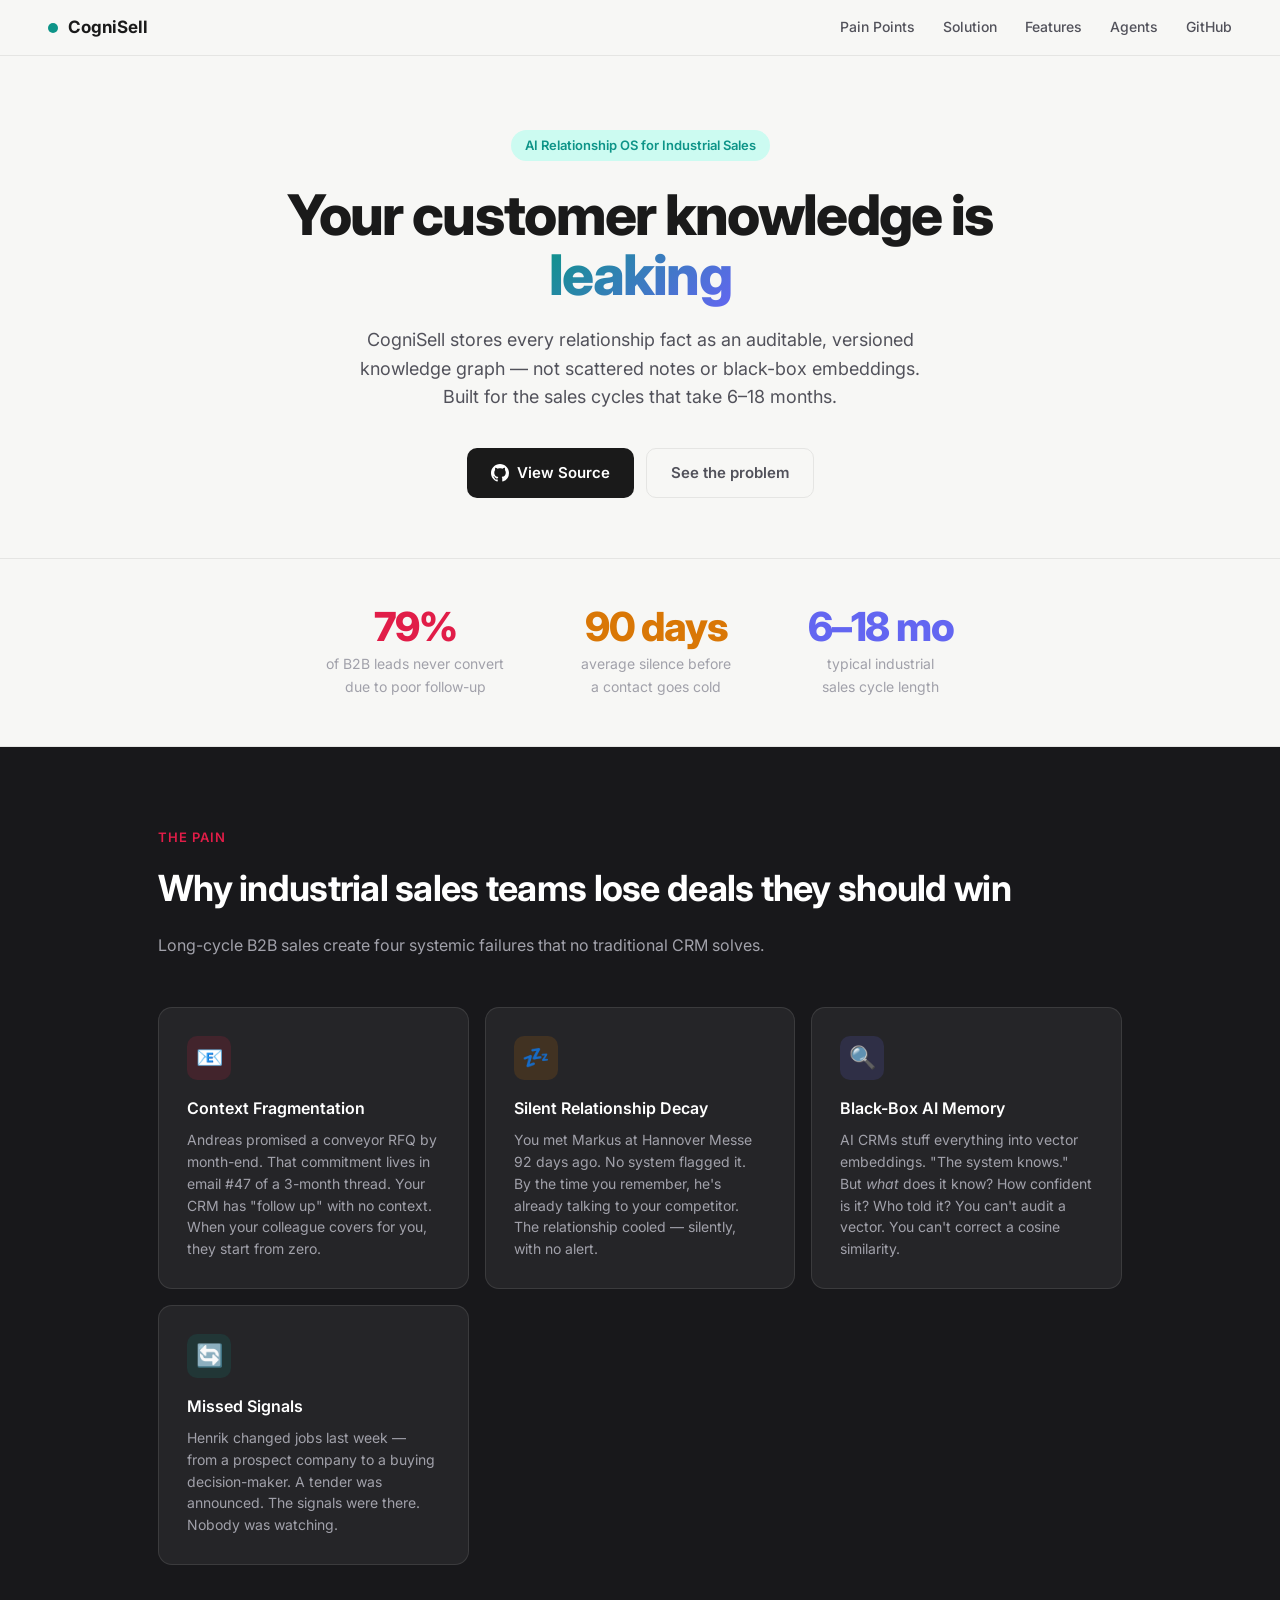
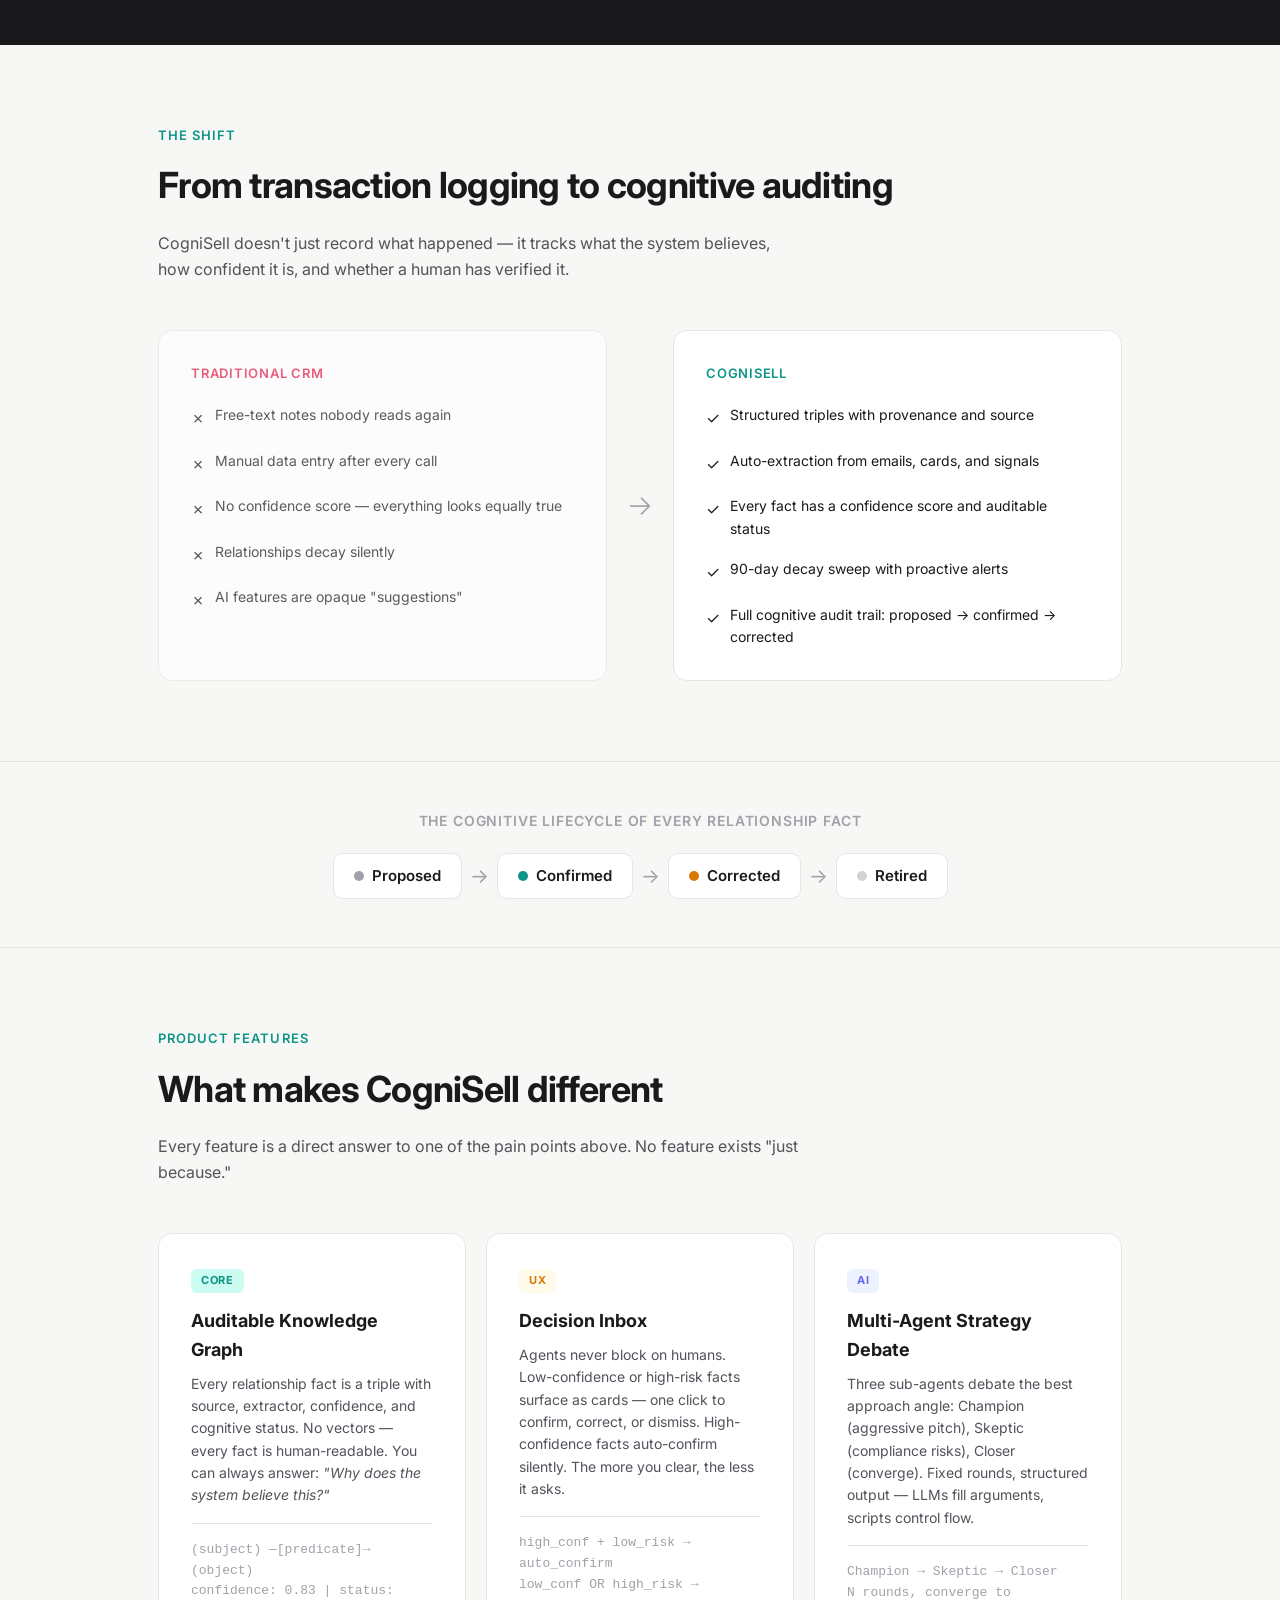
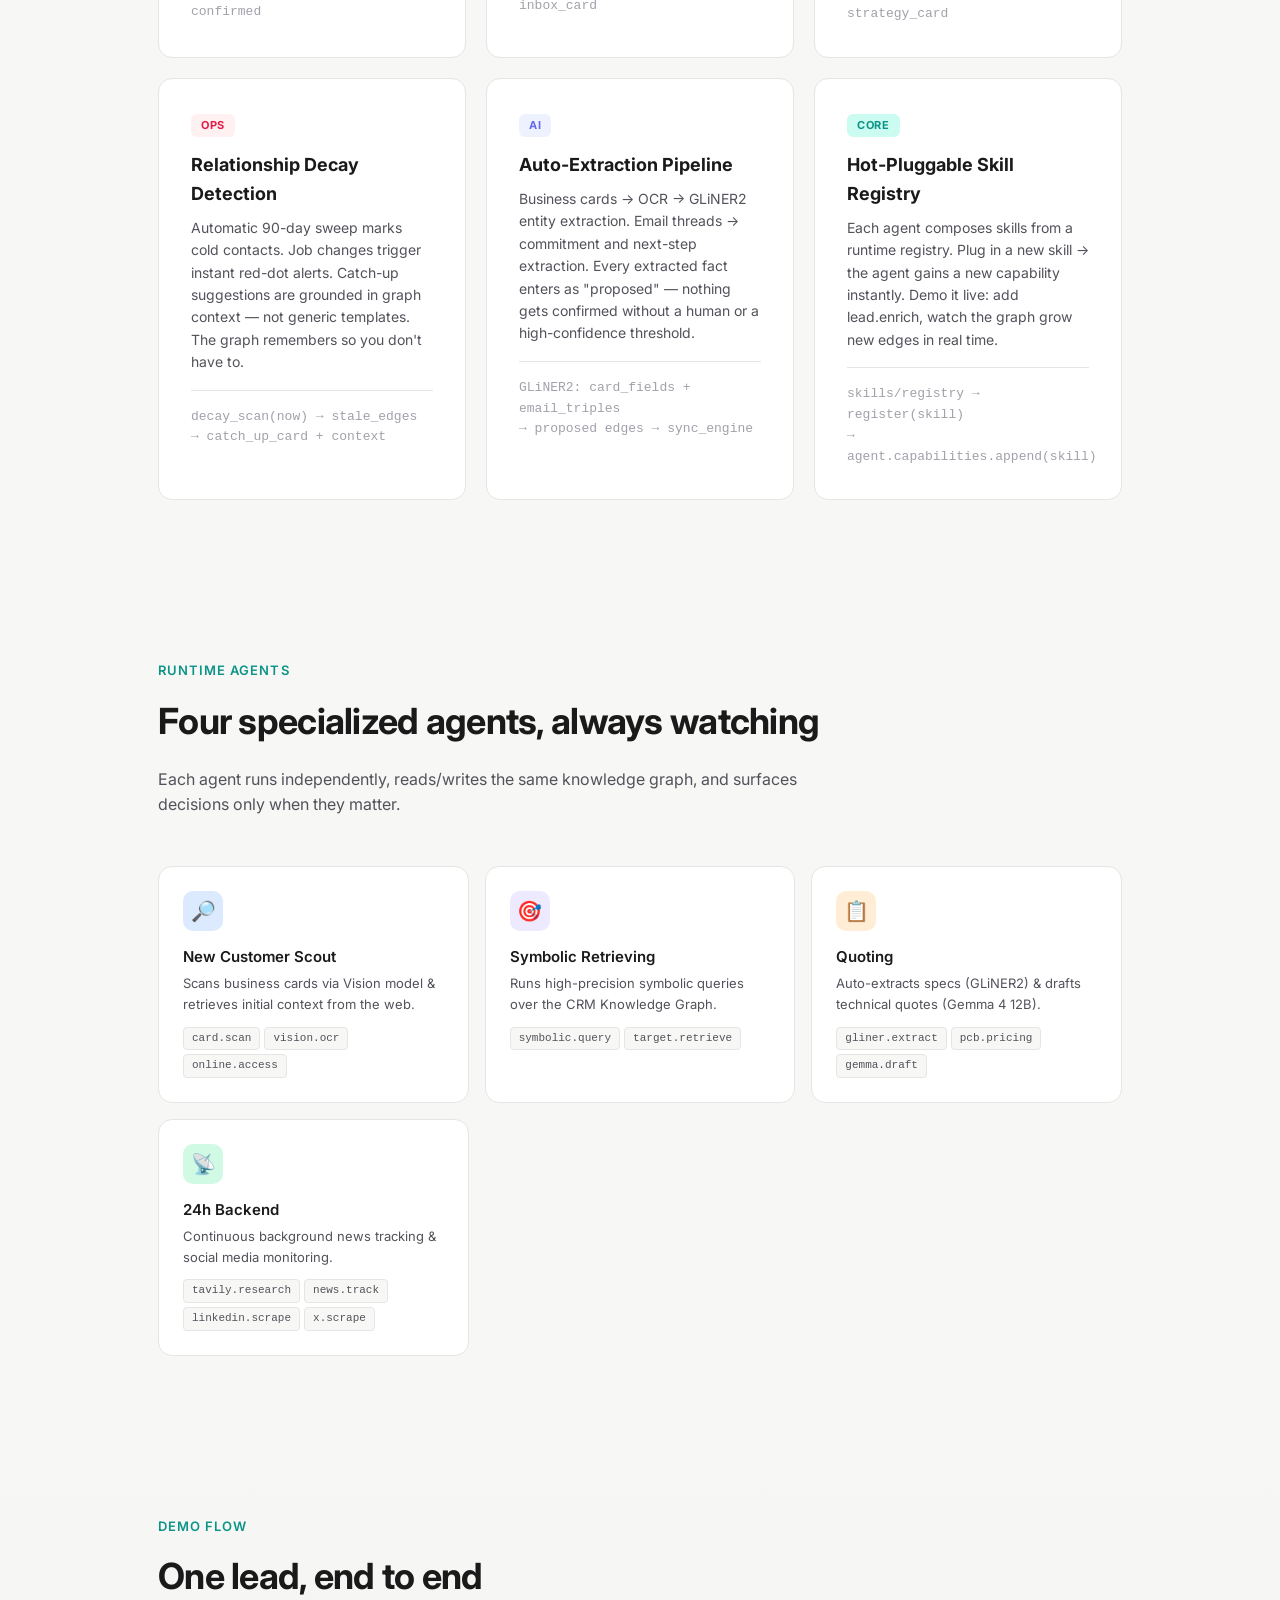
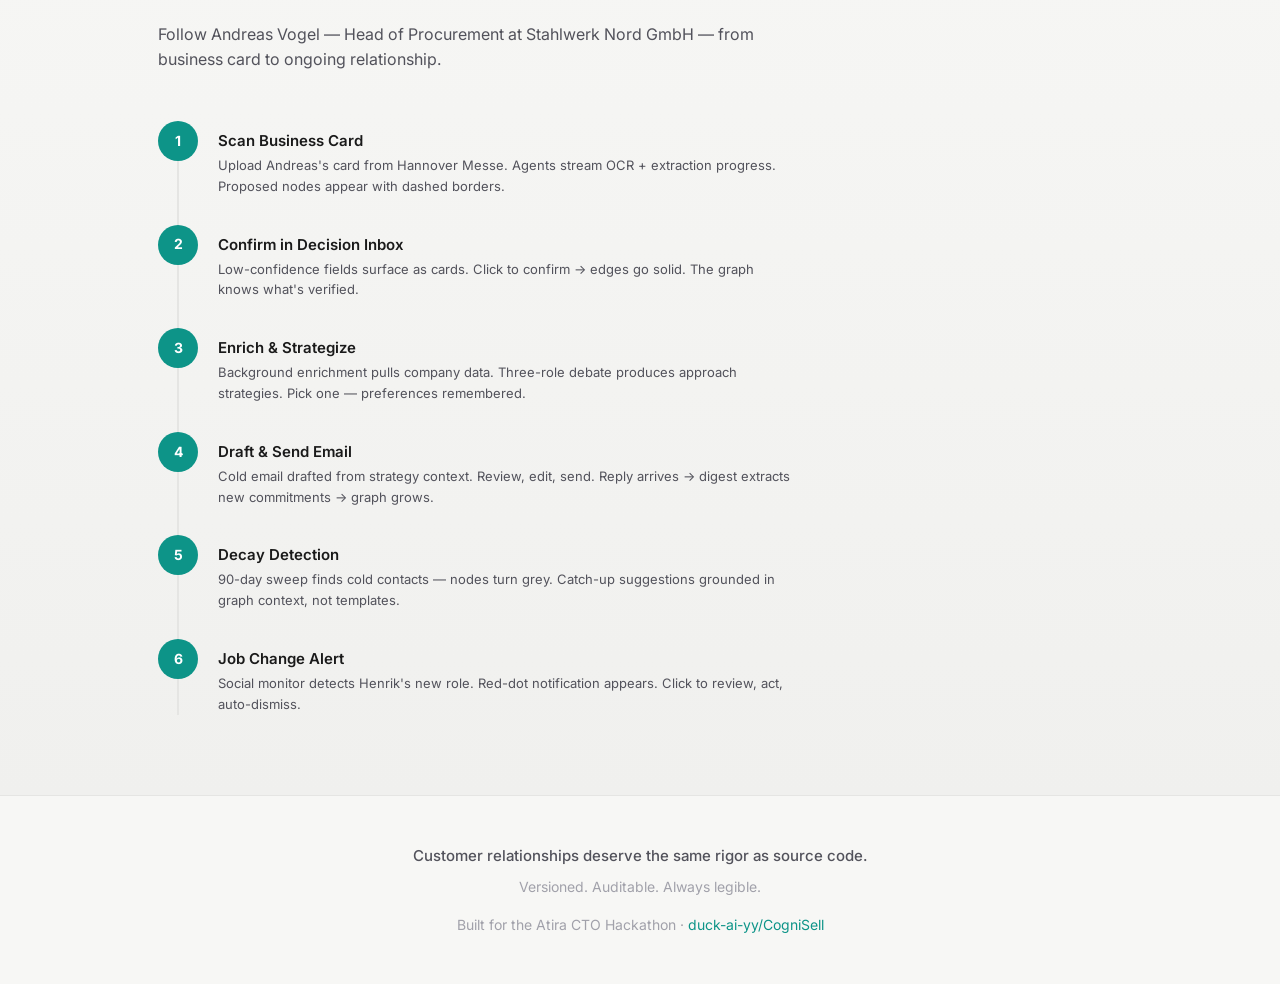
<file: docs/index.html>
<!DOCTYPE html>
<html lang="en">
<head>
  <meta charset="UTF-8">
  <meta name="viewport" content="width=device-width, initial-scale=1.0">
  <title>CogniSell — AI Relationship OS</title>
  <link rel="preconnect" href="https://fonts.googleapis.com">
  <link href="https://fonts.googleapis.com/css2?family=Inter:wght@400;500;600;700;800&display=swap" rel="stylesheet">
  <style>
    :root {
      --bg: #f7f7f5;
      --surface: #ffffff;
      --surface-dark: #18181b;
      --border: #e5e5e3;
      --ink: #1a1a1a;
      --ink-2: #52525b;
      --ink-3: #a1a1aa;
      --accent: #0d9488;
      --accent-soft: #ccfbf1;
      --purple: #6366f1;
      --purple-soft: #eef2ff;
      --amber: #d97706;
      --amber-soft: #fffbeb;
      --rose: #e11d48;
      --rose-soft: #fff1f2;
      --font: 'Inter', -apple-system, BlinkMacSystemFont, system-ui, sans-serif;
    }
    *, *::before, *::after { box-sizing: border-box; margin: 0; }
    html { scroll-behavior: smooth; }
    body {
      background: var(--bg); color: var(--ink);
      font-family: var(--font);
      -webkit-font-smoothing: antialiased;
      line-height: 1.6;
    }

    /* ── Nav ── */
    nav {
      position: fixed; top: 0; left: 0; right: 0; z-index: 100;
      height: 56px;
      display: flex; align-items: center; justify-content: space-between;
      padding: 0 clamp(16px, 4vw, 48px);
      background: rgba(247,247,245,.85);
      backdrop-filter: saturate(1.5) blur(12px);
      -webkit-backdrop-filter: saturate(1.5) blur(12px);
      border-bottom: 1px solid var(--border);
    }
    .nav-brand {
      display: flex; align-items: center; gap: 10px;
      font-weight: 700; font-size: 17px; color: var(--ink);
      text-decoration: none;
    }
    .nav-dot { width: 10px; height: 10px; border-radius: 50%; background: var(--accent); }
    .nav-links { display: flex; gap: 28px; }
    .nav-links a {
      color: var(--ink-2); text-decoration: none;
      font-size: 14px; font-weight: 500; transition: color .15s;
    }
    .nav-links a:hover { color: var(--accent); }

    /* ── Hero ── */
    .hero {
      padding: 130px clamp(16px, 4vw, 48px) 60px;
      max-width: 860px; margin: 0 auto; text-align: center;
    }
    .hero-badge {
      display: inline-flex; align-items: center; gap: 6px;
      padding: 5px 14px; border-radius: 20px;
      background: var(--accent-soft); color: var(--accent);
      font-size: 13px; font-weight: 600; margin-bottom: 24px;
    }
    .hero h1 {
      font-size: clamp(36px, 5.5vw, 56px);
      font-weight: 800; line-height: 1.08;
      letter-spacing: -0.03em; margin-bottom: 20px;
    }
    .hero h1 em {
      font-style: normal;
      background: linear-gradient(135deg, var(--accent), var(--purple));
      -webkit-background-clip: text; -webkit-text-fill-color: transparent;
      background-clip: text;
    }
    .hero-sub {
      font-size: 18px; color: var(--ink-2);
      max-width: 600px; margin: 0 auto 36px;
    }
    .hero-cta { display: inline-flex; gap: 12px; flex-wrap: wrap; justify-content: center; }
    .btn {
      display: inline-flex; align-items: center; gap: 8px;
      padding: 12px 24px; border-radius: 10px;
      font-size: 15px; font-weight: 600;
      text-decoration: none; transition: all .15s;
      cursor: pointer; border: none;
    }
    .btn-primary { background: var(--ink); color: #fff; }
    .btn-primary:hover { background: #333; }
    .btn-ghost { background: transparent; color: var(--ink-2); border: 1px solid var(--border); }
    .btn-ghost:hover { border-color: var(--ink-3); }

    /* ── Shared section ── */
    .wrap {
      max-width: 1060px; margin: 0 auto;
      padding: 0 clamp(16px, 4vw, 48px);
    }
    .section-label {
      font-size: 13px; font-weight: 600;
      color: var(--accent); text-transform: uppercase;
      letter-spacing: 0.08em; margin-bottom: 12px;
    }
    h2 {
      font-size: clamp(28px, 4vw, 36px); font-weight: 700;
      letter-spacing: -0.02em; margin-bottom: 16px;
    }
    .section-sub {
      font-size: 16px; color: var(--ink-2);
      max-width: 640px; margin-bottom: 48px;
    }

    /* ── Stat banner ── */
    .stats {
      padding: 48px 0;
      border-top: 1px solid var(--border);
      border-bottom: 1px solid var(--border);
    }
    .stats-inner {
      display: flex; justify-content: center;
      gap: clamp(32px, 6vw, 80px); flex-wrap: wrap;
      text-align: center;
    }
    .stat-num {
      font-size: 40px; font-weight: 800;
      letter-spacing: -0.03em; line-height: 1;
    }
    .stat-num.c1 { color: var(--rose); }
    .stat-num.c2 { color: var(--amber); }
    .stat-num.c3 { color: var(--purple); }
    .stat-label { font-size: 14px; color: var(--ink-3); margin-top: 6px; }

    /* ── Pain section (dark) ── */
    .pain-section {
      background: var(--surface-dark); color: #f4f4f5;
      padding: 80px 0;
    }
    .pain-section .section-label { color: var(--rose); }
    .pain-section h2 { color: #fff; }
    .pain-section .section-sub { color: #a1a1aa; }
    .pain-grid {
      display: grid;
      grid-template-columns: repeat(auto-fit, minmax(230px, 1fr));
      gap: 16px;
    }
    .pain-card {
      background: rgba(255,255,255,.06);
      border: 1px solid rgba(255,255,255,.1);
      border-radius: 14px; padding: 28px;
      transition: border-color .2s;
    }
    .pain-card:hover { border-color: rgba(255,255,255,.22); }
    .pain-icon {
      width: 44px; height: 44px; border-radius: 10px;
      display: flex; align-items: center; justify-content: center;
      font-size: 22px; margin-bottom: 16px;
    }
    .pi-1 { background: rgba(225,29,72,.15); }
    .pi-2 { background: rgba(217,119,6,.15); }
    .pi-3 { background: rgba(99,102,241,.15); }
    .pi-4 { background: rgba(13,148,136,.15); }
    .pain-card h3 { font-size: 16px; font-weight: 600; margin-bottom: 8px; color: #fff; }
    .pain-card p { font-size: 14px; color: #a1a1aa; line-height: 1.55; }

    /* ── Solution section ── */
    .solution-section { padding: 80px 0; }
    .vs-grid {
      display: grid;
      grid-template-columns: 1fr auto 1fr;
      gap: 0; align-items: stretch;
    }
    .vs-col {
      background: var(--surface);
      border: 1px solid var(--border);
      border-radius: 14px; padding: 32px;
    }
    .vs-col.old { opacity: .7; }
    .vs-col h3 {
      font-size: 13px; font-weight: 600;
      text-transform: uppercase; letter-spacing: 0.06em;
      margin-bottom: 20px;
    }
    .vs-col.old h3 { color: var(--rose); }
    .vs-col.new h3 { color: var(--accent); }
    .vs-divider {
      display: flex; align-items: center; justify-content: center;
      padding: 0 20px;
      font-size: 28px; color: var(--ink-3); font-weight: 300;
    }
    .vs-item {
      display: flex; gap: 10px; align-items: flex-start;
      margin-bottom: 18px; font-size: 14px;
    }
    .vs-item:last-child { margin-bottom: 0; }
    .vs-icon { flex-shrink: 0; font-size: 16px; margin-top: 2px; }

    /* ── Features ── */
    .features-section { padding: 80px 0; }
    .feat-grid {
      display: grid;
      grid-template-columns: repeat(auto-fit, minmax(300px, 1fr));
      gap: 20px;
    }
    .feat-card {
      background: var(--surface);
      border: 1px solid var(--border);
      border-radius: 14px; padding: 32px;
      transition: box-shadow .2s;
    }
    .feat-card:hover { box-shadow: 0 8px 32px rgba(0,0,0,.06); }
    .feat-badge {
      display: inline-block;
      padding: 3px 10px; border-radius: 6px;
      font-size: 11px; font-weight: 700;
      text-transform: uppercase; letter-spacing: 0.06em;
      margin-bottom: 14px;
    }
    .fb-core { background: var(--accent-soft); color: var(--accent); }
    .fb-ai { background: var(--purple-soft); color: var(--purple); }
    .fb-ux { background: var(--amber-soft); color: var(--amber); }
    .fb-ops { background: var(--rose-soft); color: var(--rose); }
    .feat-card h3 { font-size: 18px; font-weight: 700; margin-bottom: 8px; }
    .feat-card p { font-size: 14px; color: var(--ink-2); line-height: 1.6; }
    .feat-card .feat-detail {
      margin-top: 16px; padding-top: 16px;
      border-top: 1px solid var(--border);
      font-size: 13px; color: var(--ink-3);
      font-family: 'SF Mono', 'Fira Code', monospace;
    }

    /* ── Cognitive state ribbon ── */
    .state-ribbon {
      padding: 48px 0;
      border-top: 1px solid var(--border);
      border-bottom: 1px solid var(--border);
      text-align: center;
    }
    .state-ribbon h3 {
      font-size: 14px; font-weight: 600; color: var(--ink-3);
      text-transform: uppercase; letter-spacing: 0.06em;
      margin-bottom: 20px;
    }
    .state-flow {
      display: inline-flex; align-items: center;
      gap: 0; flex-wrap: wrap; justify-content: center;
    }
    .state-node {
      display: flex; align-items: center; gap: 8px;
      padding: 10px 20px; border-radius: 10px;
      background: var(--surface); border: 1px solid var(--border);
      font-size: 15px; font-weight: 600;
    }
    .state-node .dot { width: 10px; height: 10px; border-radius: 50%; }
    .state-arrow {
      font-size: 20px; color: var(--ink-3);
      padding: 0 8px;
    }

    /* ── Agents ── */
    .agents-section { padding: 80px 0; }
    .agent-cards {
      display: grid;
      grid-template-columns: repeat(auto-fit, minmax(230px, 1fr));
      gap: 16px;
    }
    .agent-card {
      background: var(--surface);
      border: 1px solid var(--border);
      border-radius: 14px; padding: 24px;
    }
    .agent-avatar {
      width: 40px; height: 40px; border-radius: 10px;
      display: flex; align-items: center; justify-content: center;
      font-size: 20px; margin-bottom: 14px;
    }
    .aa-scout { background: #dbeafe; }
    .aa-sym { background: #ede9fe; }
    .aa-quote { background: #ffedd5; }
    .aa-backend { background: #d1fae5; }
    .agent-card h3 { font-size: 15px; font-weight: 600; margin-bottom: 4px; }
    .agent-card p { font-size: 13px; color: var(--ink-2); margin-bottom: 12px; }
    .agent-skills { display: flex; flex-wrap: wrap; gap: 4px; }
    .skill-tag {
      padding: 2px 8px; border-radius: 4px;
      background: var(--bg); border: 1px solid var(--border);
      font-size: 11px; font-family: 'SF Mono', 'Fira Code', monospace;
      color: var(--ink-2);
    }

    /* ── Demo ── */
    .demo-section {
      padding: 80px 0;
      background: linear-gradient(180deg, var(--bg) 0%, #f0f0ee 100%);
    }
    .demo-timeline {
      position: relative;
      max-width: 640px;
    }
    .demo-timeline::before {
      content: '';
      position: absolute; left: 19px; top: 0; bottom: 0;
      width: 2px; background: var(--border);
    }
    .demo-step {
      display: flex; gap: 20px;
      margin-bottom: 28px; position: relative;
    }
    .demo-step:last-child { margin-bottom: 0; }
    .demo-num {
      width: 40px; height: 40px; border-radius: 50%;
      background: var(--accent); color: #fff;
      display: flex; align-items: center; justify-content: center;
      font-size: 14px; font-weight: 700;
      flex-shrink: 0; position: relative; z-index: 1;
    }
    .demo-body h4 {
      font-size: 15px; font-weight: 600; margin-bottom: 2px;
      padding-top: 8px;
    }
    .demo-body p { font-size: 13px; color: var(--ink-2); }

    /* ── Footer ── */
    footer {
      padding: 48px clamp(16px, 4vw, 48px);
      text-align: center;
      border-top: 1px solid var(--border);
      font-size: 14px; color: var(--ink-3);
    }
    footer a { color: var(--accent); text-decoration: none; }
    footer a:hover { text-decoration: underline; }

    @media (max-width: 768px) {
      .nav-links { display: none; }
      .pain-grid, .feat-grid, .agent-cards { grid-template-columns: 1fr; }
      .vs-grid { grid-template-columns: 1fr; }
      .vs-divider { padding: 16px 0; transform: rotate(90deg); }
    }
  </style>
</head>
<body>

<nav>
  <a href="#" class="nav-brand"><span class="nav-dot"></span>CogniSell</a>
  <div class="nav-links">
    <a href="#pain">Pain Points</a>
    <a href="#solution">Solution</a>
    <a href="#features">Features</a>
    <a href="#agents">Agents</a>
    <a href="https://github.com/duck-ai-yy/CogniSell">GitHub</a>
  </div>
</nav>

<!-- ── Hero ── -->
<div class="hero">
  <div class="hero-badge">AI Relationship OS for Industrial Sales</div>
  <h1>Your customer knowledge is <em>leaking</em></h1>
  <p class="hero-sub">CogniSell stores every relationship fact as an auditable, versioned knowledge graph — not scattered notes or black-box embeddings. Built for the sales cycles that take 6–18 months.</p>
  <div class="hero-cta">
    <a href="https://github.com/duck-ai-yy/CogniSell" class="btn btn-primary">
      <svg width="18" height="18" fill="currentColor" viewBox="0 0 16 16"><path d="M8 0C3.58 0 0 3.58 0 8c0 3.54 2.29 6.53 5.47 7.59.4.07.55-.17.55-.38 0-.19-.01-.82-.01-1.49-2.01.37-2.53-.49-2.69-.94-.09-.23-.48-.94-.82-1.13-.28-.15-.68-.52-.01-.53.63-.01 1.08.58 1.23.82.72 1.21 1.87.87 2.33.66.07-.52.28-.87.51-1.07-1.78-.2-3.64-.89-3.64-3.95 0-.87.31-1.59.82-2.15-.08-.2-.36-1.02.08-2.12 0 0 .67-.21 2.2.82.64-.18 1.32-.27 2-.27.68 0 1.36.09 2 .27 1.53-1.04 2.2-.82 2.2-.82.44 1.1.16 1.92.08 2.12.51.56.82 1.27.82 2.15 0 3.07-1.87 3.75-3.65 3.95.29.25.54.73.54 1.48 0 1.07-.01 1.93-.01 2.2 0 .21.15.46.55.38A8.013 8.013 0 0016 8c0-4.42-3.58-8-8-8z"/></svg>
      View Source
    </a>
    <a href="#pain" class="btn btn-ghost">See the problem</a>
  </div>
</div>

<!-- ── Stats ── -->
<div class="stats">
  <div class="wrap">
    <div class="stats-inner">
      <div>
        <div class="stat-num c1">79%</div>
        <div class="stat-label">of B2B leads never convert<br>due to poor follow-up</div>
      </div>
      <div>
        <div class="stat-num c2">90 days</div>
        <div class="stat-label">average silence before<br>a contact goes cold</div>
      </div>
      <div>
        <div class="stat-num c3">6–18 mo</div>
        <div class="stat-label">typical industrial<br>sales cycle length</div>
      </div>
    </div>
  </div>
</div>

<!-- ── Pain Points (dark) ── -->
<div class="pain-section" id="pain">
  <div class="wrap">
    <div class="section-label">The Pain</div>
    <h2>Why industrial sales teams lose deals they should win</h2>
    <p class="section-sub">Long-cycle B2B sales create four systemic failures that no traditional CRM solves.</p>

    <div class="pain-grid">
      <div class="pain-card">
        <div class="pain-icon pi-1">&#x1f4e7;</div>
        <h3>Context Fragmentation</h3>
        <p>Andreas promised a conveyor RFQ by month-end. That commitment lives in email #47 of a 3-month thread. Your CRM has "follow up" with no context. When your colleague covers for you, they start from zero.</p>
      </div>
      <div class="pain-card">
        <div class="pain-icon pi-2">&#x1f4a4;</div>
        <h3>Silent Relationship Decay</h3>
        <p>You met Markus at Hannover Messe 92 days ago. No system flagged it. By the time you remember, he's already talking to your competitor. The relationship cooled — silently, with no alert.</p>
      </div>
      <div class="pain-card">
        <div class="pain-icon pi-3">&#x1f50d;</div>
        <h3>Black-Box AI Memory</h3>
        <p>AI CRMs stuff everything into vector embeddings. "The system knows." But <em>what</em> does it know? How confident is it? Who told it? You can't audit a vector. You can't correct a cosine similarity.</p>
      </div>
      <div class="pain-card">
        <div class="pain-icon pi-4">&#x1f504;</div>
        <h3>Missed Signals</h3>
        <p>Henrik changed jobs last week — from a prospect company to a buying decision-maker. A tender was announced. The signals were there. Nobody was watching.</p>
      </div>
    </div>
  </div>
</div>

<!-- ── Solution: Before vs After ── -->
<div class="solution-section" id="solution">
  <div class="wrap">
    <div class="section-label">The Shift</div>
    <h2>From transaction logging to cognitive auditing</h2>
    <p class="section-sub">CogniSell doesn't just record what happened — it tracks what the system believes, how confident it is, and whether a human has verified it.</p>

    <div class="vs-grid">
      <div class="vs-col old">
        <h3>Traditional CRM</h3>
        <div class="vs-item"><span class="vs-icon">&#x2717;</span><span>Free-text notes nobody reads again</span></div>
        <div class="vs-item"><span class="vs-icon">&#x2717;</span><span>Manual data entry after every call</span></div>
        <div class="vs-item"><span class="vs-icon">&#x2717;</span><span>No confidence score — everything looks equally true</span></div>
        <div class="vs-item"><span class="vs-icon">&#x2717;</span><span>Relationships decay silently</span></div>
        <div class="vs-item"><span class="vs-icon">&#x2717;</span><span>AI features are opaque "suggestions"</span></div>
      </div>
      <div class="vs-divider">&rarr;</div>
      <div class="vs-col new">
        <h3>CogniSell</h3>
        <div class="vs-item"><span class="vs-icon">&#x2713;</span><span>Structured triples with provenance and source</span></div>
        <div class="vs-item"><span class="vs-icon">&#x2713;</span><span>Auto-extraction from emails, cards, and signals</span></div>
        <div class="vs-item"><span class="vs-icon">&#x2713;</span><span>Every fact has a confidence score and auditable status</span></div>
        <div class="vs-item"><span class="vs-icon">&#x2713;</span><span>90-day decay sweep with proactive alerts</span></div>
        <div class="vs-item"><span class="vs-icon">&#x2713;</span><span>Full cognitive audit trail: proposed → confirmed → corrected</span></div>
      </div>
    </div>
  </div>
</div>

<!-- ── Cognitive State ── -->
<div class="state-ribbon">
  <div class="wrap">
    <h3>The Cognitive Lifecycle of Every Relationship Fact</h3>
    <div class="state-flow">
      <div class="state-node"><span class="dot" style="background:#a1a1aa"></span> Proposed</div>
      <span class="state-arrow">&rarr;</span>
      <div class="state-node"><span class="dot" style="background:#0d9488"></span> Confirmed</div>
      <span class="state-arrow">&rarr;</span>
      <div class="state-node"><span class="dot" style="background:#d97706"></span> Corrected</div>
      <span class="state-arrow">&rarr;</span>
      <div class="state-node"><span class="dot" style="background:#d4d4d8"></span> Retired</div>
    </div>
  </div>
</div>

<!-- ── Features ── -->
<div class="features-section" id="features">
  <div class="wrap">
    <div class="section-label">Product Features</div>
    <h2>What makes CogniSell different</h2>
    <p class="section-sub">Every feature is a direct answer to one of the pain points above. No feature exists "just because."</p>

    <div class="feat-grid">
      <div class="feat-card">
        <span class="feat-badge fb-core">Core</span>
        <h3>Auditable Knowledge Graph</h3>
        <p>Every relationship fact is a triple with source, extractor, confidence, and cognitive status. No vectors — every fact is human-readable. You can always answer: <em>"Why does the system believe this?"</em></p>
        <div class="feat-detail">(subject) —[predicate]→ (object)<br>confidence: 0.83 | status: confirmed</div>
      </div>
      <div class="feat-card">
        <span class="feat-badge fb-ux">UX</span>
        <h3>Decision Inbox</h3>
        <p>Agents never block on humans. Low-confidence or high-risk facts surface as cards — one click to confirm, correct, or dismiss. High-confidence facts auto-confirm silently. The more you clear, the less it asks.</p>
        <div class="feat-detail">high_conf + low_risk → auto_confirm<br>low_conf OR high_risk → inbox_card</div>
      </div>
      <div class="feat-card">
        <span class="feat-badge fb-ai">AI</span>
        <h3>Multi-Agent Strategy Debate</h3>
        <p>Three sub-agents debate the best approach angle: Champion (aggressive pitch), Skeptic (compliance risks), Closer (converge). Fixed rounds, structured output — LLMs fill arguments, scripts control flow.</p>
        <div class="feat-detail">Champion → Skeptic → Closer<br>N rounds, converge to strategy_card</div>
      </div>
      <div class="feat-card">
        <span class="feat-badge fb-ops">Ops</span>
        <h3>Relationship Decay Detection</h3>
        <p>Automatic 90-day sweep marks cold contacts. Job changes trigger instant red-dot alerts. Catch-up suggestions are grounded in graph context — not generic templates. The graph remembers so you don't have to.</p>
        <div class="feat-detail">decay_scan(now) → stale_edges<br>→ catch_up_card + context</div>
      </div>
      <div class="feat-card">
        <span class="feat-badge fb-ai">AI</span>
        <h3>Auto-Extraction Pipeline</h3>
        <p>Business cards → OCR → GLiNER2 entity extraction. Email threads → commitment and next-step extraction. Every extracted fact enters as "proposed" — nothing gets confirmed without a human or a high-confidence threshold.</p>
        <div class="feat-detail">GLiNER2: card_fields + email_triples<br>→ proposed edges → sync_engine</div>
      </div>
      <div class="feat-card">
        <span class="feat-badge fb-core">Core</span>
        <h3>Hot-Pluggable Skill Registry</h3>
        <p>Each agent composes skills from a runtime registry. Plug in a new skill → the agent gains a new capability instantly. Demo it live: add lead.enrich, watch the graph grow new edges in real time.</p>
        <div class="feat-detail">skills/registry → register(skill)<br>→ agent.capabilities.append(skill)</div>
      </div>
    </div>
  </div>
</div>

<!-- ── Agents ── -->
<div class="agents-section" id="agents">
  <div class="wrap">
    <div class="section-label">Runtime Agents</div>
    <h2>Four specialized agents, always watching</h2>
    <p class="section-sub">Each agent runs independently, reads/writes the same knowledge graph, and surfaces decisions only when they matter.</p>

    <div class="agent-cards">
      <div class="agent-card">
        <div class="agent-avatar aa-scout">&#x1f50e;</div>
        <h3>New Customer Scout</h3>
        <p>Scans business cards via Vision model & retrieves initial context from the web.</p>
        <div class="agent-skills">
          <span class="skill-tag">card.scan</span>
          <span class="skill-tag">vision.ocr</span>
          <span class="skill-tag">online.access</span>
        </div>
      </div>
      <div class="agent-card">
        <div class="agent-avatar aa-sym">&#x1f3af;</div>
        <h3>Symbolic Retrieving</h3>
        <p>Runs high-precision symbolic queries over the CRM Knowledge Graph.</p>
        <div class="agent-skills">
          <span class="skill-tag">symbolic.query</span>
          <span class="skill-tag">target.retrieve</span>
        </div>
      </div>
      <div class="agent-card">
        <div class="agent-avatar aa-quote">&#x1f4cb;</div>
        <h3>Quoting</h3>
        <p>Auto-extracts specs (GLiNER2) & drafts technical quotes (Gemma 4 12B).</p>
        <div class="agent-skills">
          <span class="skill-tag">gliner.extract</span>
          <span class="skill-tag">pcb.pricing</span>
          <span class="skill-tag">gemma.draft</span>
        </div>
      </div>
      <div class="agent-card">
        <div class="agent-avatar aa-backend">&#x1f4e1;</div>
        <h3>24h Backend</h3>
        <p>Continuous background news tracking & social media monitoring.</p>
        <div class="agent-skills">
          <span class="skill-tag">tavily.research</span>
          <span class="skill-tag">news.track</span>
          <span class="skill-tag">linkedin.scrape</span>
          <span class="skill-tag">x.scrape</span>
        </div>
      </div>
    </div>
  </div>
</div>

<!-- ── Demo Flow ── -->
<div class="demo-section">
  <div class="wrap">
    <div class="section-label">Demo Flow</div>
    <h2>One lead, end to end</h2>
    <p class="section-sub">Follow Andreas Vogel — Head of Procurement at Stahlwerk Nord GmbH — from business card to ongoing relationship.</p>

    <div class="demo-timeline">
      <div class="demo-step">
        <div class="demo-num">1</div>
        <div class="demo-body">
          <h4>Scan Business Card</h4>
          <p>Upload Andreas's card from Hannover Messe. Agents stream OCR + extraction progress. Proposed nodes appear with dashed borders.</p>
        </div>
      </div>
      <div class="demo-step">
        <div class="demo-num">2</div>
        <div class="demo-body">
          <h4>Confirm in Decision Inbox</h4>
          <p>Low-confidence fields surface as cards. Click to confirm → edges go solid. The graph knows what's verified.</p>
        </div>
      </div>
      <div class="demo-step">
        <div class="demo-num">3</div>
        <div class="demo-body">
          <h4>Enrich & Strategize</h4>
          <p>Background enrichment pulls company data. Three-role debate produces approach strategies. Pick one — preferences remembered.</p>
        </div>
      </div>
      <div class="demo-step">
        <div class="demo-num">4</div>
        <div class="demo-body">
          <h4>Draft & Send Email</h4>
          <p>Cold email drafted from strategy context. Review, edit, send. Reply arrives → digest extracts new commitments → graph grows.</p>
        </div>
      </div>
      <div class="demo-step">
        <div class="demo-num">5</div>
        <div class="demo-body">
          <h4>Decay Detection</h4>
          <p>90-day sweep finds cold contacts — nodes turn grey. Catch-up suggestions grounded in graph context, not templates.</p>
        </div>
      </div>
      <div class="demo-step">
        <div class="demo-num">6</div>
        <div class="demo-body">
          <h4>Job Change Alert</h4>
          <p>Social monitor detects Henrik's new role. Red-dot notification appears. Click to review, act, auto-dismiss.</p>
        </div>
      </div>
    </div>
  </div>
</div>

<!-- ── Footer ── -->
<footer>
  <p style="margin-bottom: 8px; font-size: 15px; color: var(--ink-2); font-weight: 500;">Customer relationships deserve the same rigor as source code.</p>
  <p>Versioned. Auditable. Always legible.</p>
  <p style="margin-top: 16px;">Built for the Atira CTO Hackathon &middot; <a href="https://github.com/duck-ai-yy/CogniSell">duck-ai-yy/CogniSell</a></p>
</footer>

</body>
</html>
</file>
